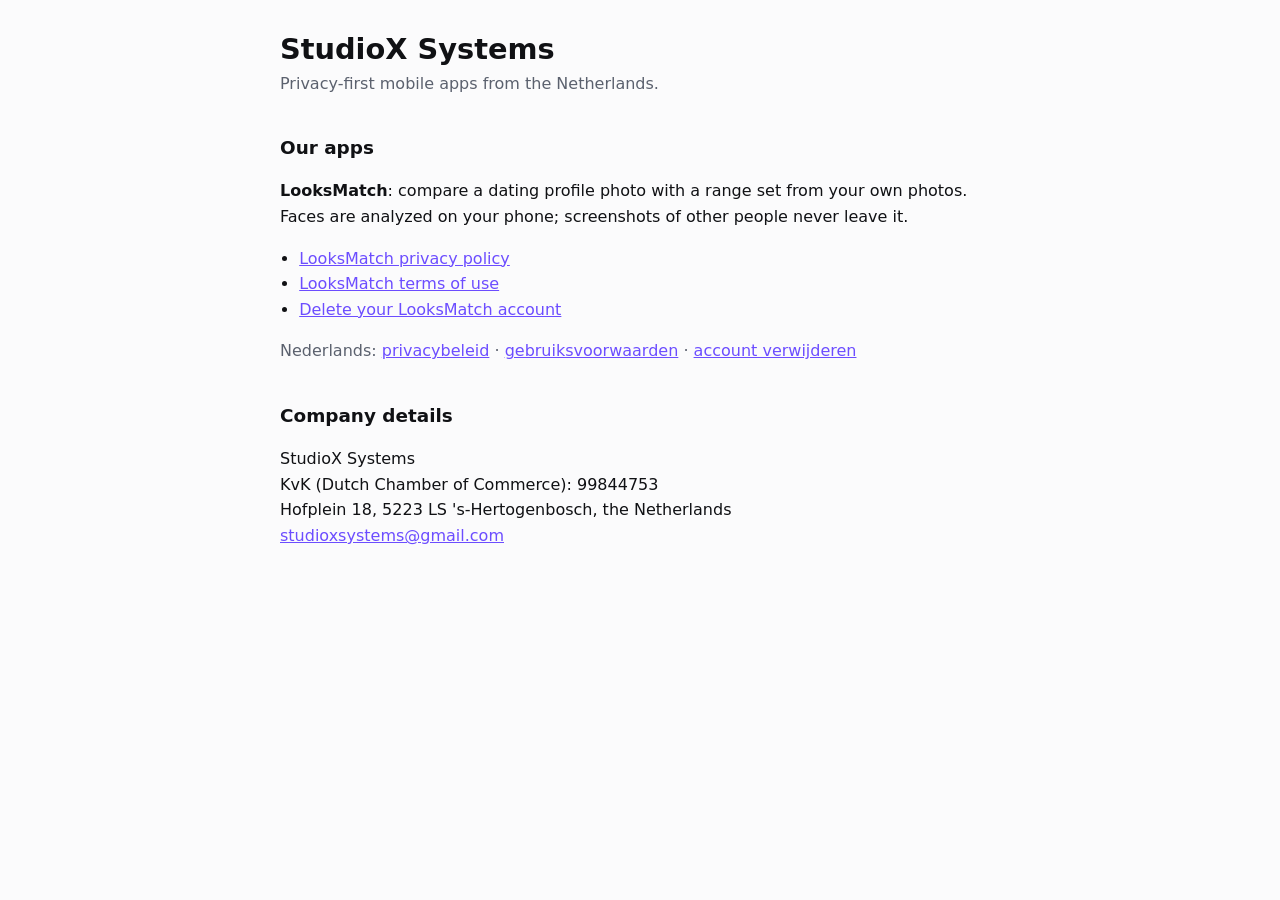
<file: index.html>
<!doctype html>
<html lang="en">
<head>
<meta charset="utf-8">
<meta name="viewport" content="width=device-width, initial-scale=1">
<title>StudioX Systems</title>
<meta name="description" content="StudioX Systems builds privacy-first mobile apps, including LooksMatch.">
<link rel="stylesheet" href="style.css">
</head>
<body>
<main>
<h1>StudioX Systems</h1>
<p class="meta">Privacy-first mobile apps from the Netherlands.</p>

<h2>Our apps</h2>
<p><strong>LooksMatch</strong>: compare a dating profile photo with a range set from your own photos. Faces are analyzed on your phone; screenshots of other people never leave it.</p>
<ul>
  <li><a href="looksmatch/privacy.html">LooksMatch privacy policy</a></li>
  <li><a href="looksmatch/terms.html">LooksMatch terms of use</a></li>
  <li><a href="looksmatch/delete-account.html">Delete your LooksMatch account</a></li>
</ul>
<p class="meta">Nederlands: <a href="looksmatch/privacy-nl.html">privacybeleid</a> · <a href="looksmatch/terms-nl.html">gebruiksvoorwaarden</a> · <a href="looksmatch/delete-account-nl.html">account verwijderen</a></p>

<h2>Company details</h2>
<p>StudioX Systems<br>
KvK (Dutch Chamber of Commerce): 99844753<br>
Hofplein 18, 5223 LS 's-Hertogenbosch, the Netherlands<br>
<a href="mailto:studioxsystems@gmail.com">studioxsystems@gmail.com</a></p>
</main>
</body>
</html>
</file>
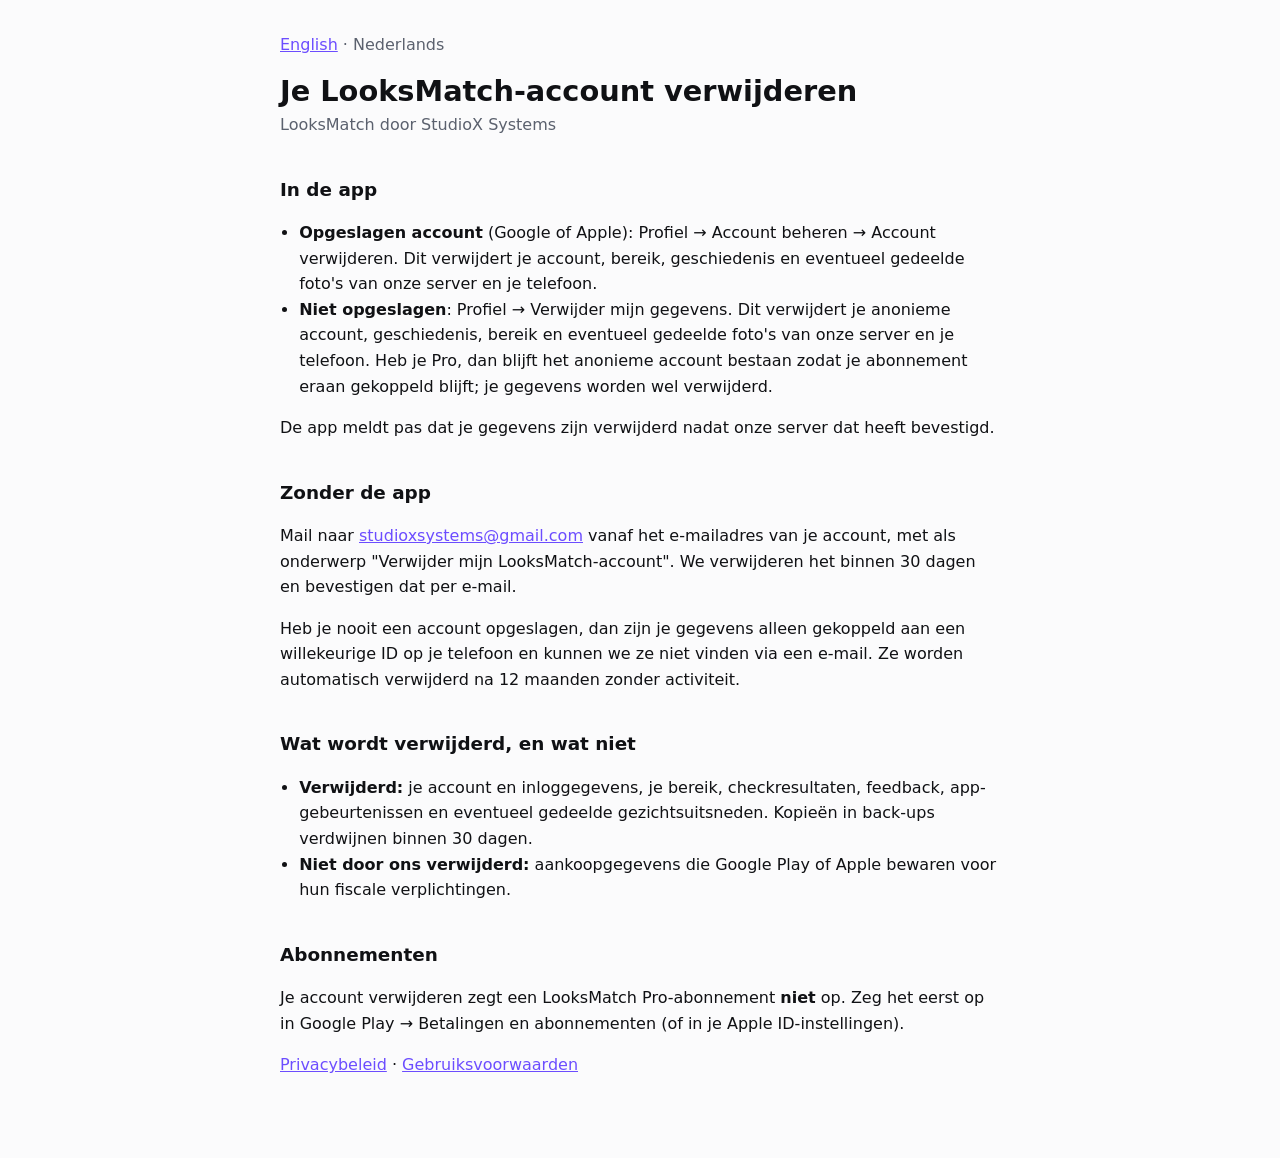
<file: looksmatch/delete-account-nl.html>
<!doctype html>
<html lang="nl">
<head>
<meta charset="utf-8">
<meta name="viewport" content="width=device-width, initial-scale=1">
<title>Account verwijderen – LooksMatch</title>
<link rel="stylesheet" href="../style.css">
</head>
<body>
<main>
<p class="meta"><a href="delete-account.html">English</a> · Nederlands</p>
<h1>Je LooksMatch-account verwijderen</h1>
<p class="meta">LooksMatch door StudioX Systems</p>

<h2>In de app</h2>
<ul>
  <li><strong>Opgeslagen account</strong> (Google of Apple): Profiel → Account beheren → Account verwijderen. Dit verwijdert je account, bereik, geschiedenis en eventueel gedeelde foto's van onze server en je telefoon.</li>
  <li><strong>Niet opgeslagen</strong>: Profiel → Verwijder mijn gegevens. Dit verwijdert je anonieme account, geschiedenis, bereik en eventueel gedeelde foto's van onze server en je telefoon. Heb je Pro, dan blijft het anonieme account bestaan zodat je abonnement eraan gekoppeld blijft; je gegevens worden wel verwijderd.</li>
</ul>
<p>De app meldt pas dat je gegevens zijn verwijderd nadat onze server dat heeft bevestigd.</p>

<h2>Zonder de app</h2>
<p>Mail naar <a href="mailto:studioxsystems@gmail.com?subject=Verwijder%20mijn%20LooksMatch-account">studioxsystems@gmail.com</a> vanaf het e-mailadres van je account, met als onderwerp "Verwijder mijn LooksMatch-account". We verwijderen het binnen 30 dagen en bevestigen dat per e-mail.</p>
<p>Heb je nooit een account opgeslagen, dan zijn je gegevens alleen gekoppeld aan een willekeurige ID op je telefoon en kunnen we ze niet vinden via een e-mail. Ze worden automatisch verwijderd na 12 maanden zonder activiteit.</p>

<h2>Wat wordt verwijderd, en wat niet</h2>
<ul>
  <li><strong>Verwijderd:</strong> je account en inloggegevens, je bereik, checkresultaten, feedback, app-gebeurtenissen en eventueel gedeelde gezichtsuitsneden. Kopieën in back-ups verdwijnen binnen 30 dagen.</li>
  <li><strong>Niet door ons verwijderd:</strong> aankoopgegevens die Google Play of Apple bewaren voor hun fiscale verplichtingen.</li>
</ul>

<h2>Abonnementen</h2>
<p>Je account verwijderen zegt een LooksMatch Pro-abonnement <strong>niet</strong> op. Zeg het eerst op in Google Play → Betalingen en abonnementen (of in je Apple ID-instellingen).</p>

<p><a href="privacy-nl.html">Privacybeleid</a> · <a href="terms-nl.html">Gebruiksvoorwaarden</a></p>
</main>
</body>
</html>
</file>
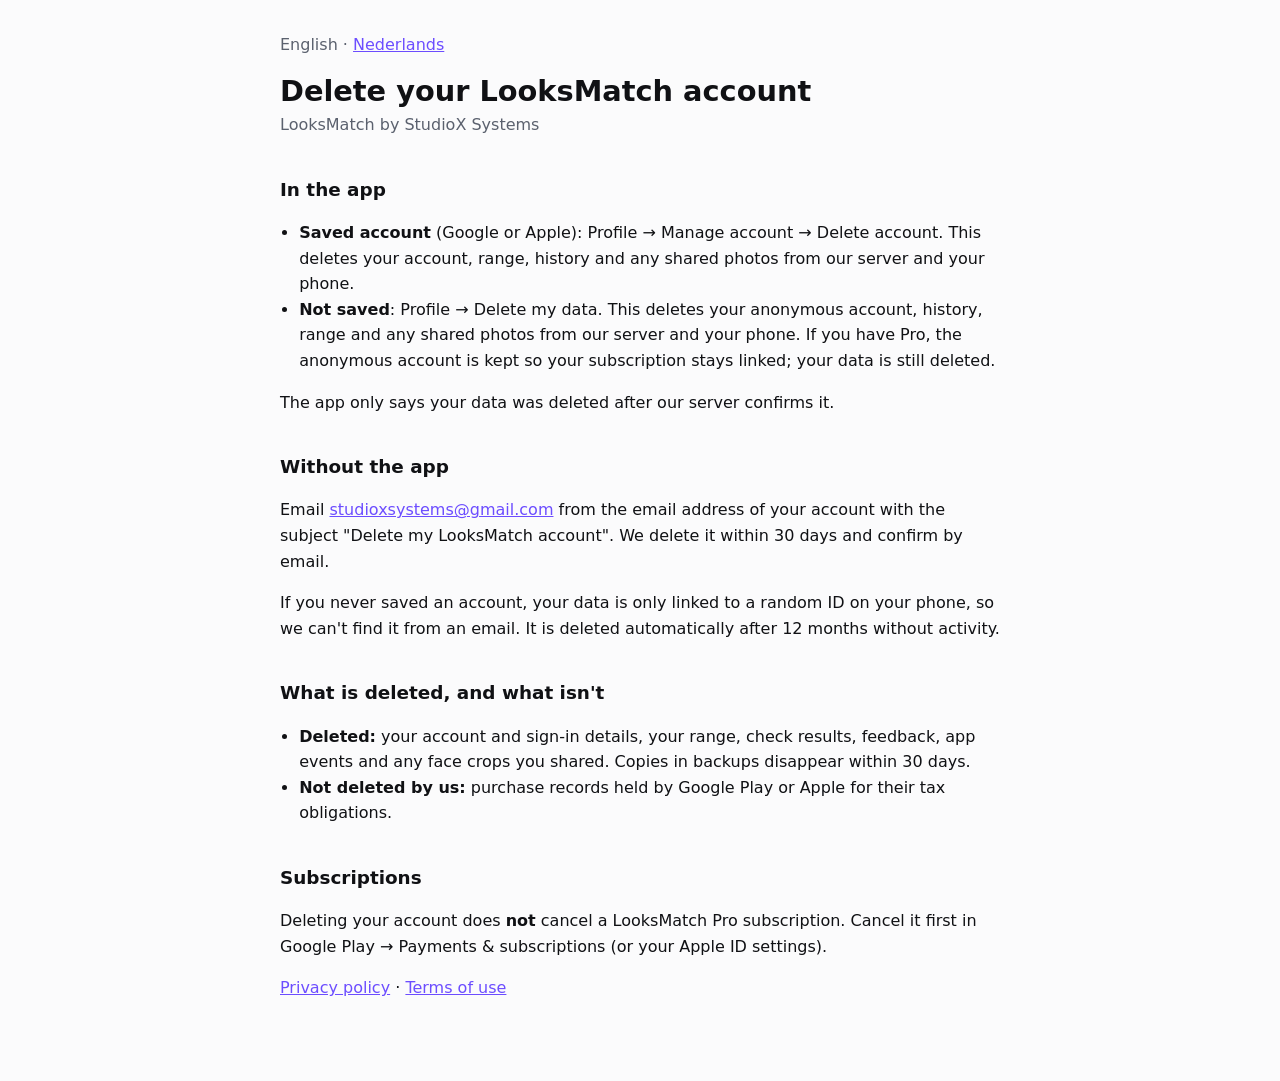
<file: looksmatch/delete-account.html>
<!doctype html>
<html lang="en">
<head>
<meta charset="utf-8">
<meta name="viewport" content="width=device-width, initial-scale=1">
<title>Delete your account – LooksMatch</title>
<link rel="stylesheet" href="../style.css">
</head>
<body>
<main>
<p class="meta">English · <a href="delete-account-nl.html">Nederlands</a></p>
<h1>Delete your LooksMatch account</h1>
<p class="meta">LooksMatch by StudioX Systems</p>

<h2>In the app</h2>
<ul>
  <li><strong>Saved account</strong> (Google or Apple): Profile → Manage account → Delete account. This deletes your account, range, history and any shared photos from our server and your phone.</li>
  <li><strong>Not saved</strong>: Profile → Delete my data. This deletes your anonymous account, history, range and any shared photos from our server and your phone. If you have Pro, the anonymous account is kept so your subscription stays linked; your data is still deleted.</li>
</ul>
<p>The app only says your data was deleted after our server confirms it.</p>

<h2>Without the app</h2>
<p>Email <a href="mailto:studioxsystems@gmail.com?subject=Delete%20my%20LooksMatch%20account">studioxsystems@gmail.com</a> from the email address of your account with the subject "Delete my LooksMatch account". We delete it within 30 days and confirm by email.</p>
<p>If you never saved an account, your data is only linked to a random ID on your phone, so we can't find it from an email. It is deleted automatically after 12 months without activity.</p>

<h2>What is deleted, and what isn't</h2>
<ul>
  <li><strong>Deleted:</strong> your account and sign-in details, your range, check results, feedback, app events and any face crops you shared. Copies in backups disappear within 30 days.</li>
  <li><strong>Not deleted by us:</strong> purchase records held by Google Play or Apple for their tax obligations.</li>
</ul>

<h2>Subscriptions</h2>
<p>Deleting your account does <strong>not</strong> cancel a LooksMatch Pro subscription. Cancel it first in Google Play → Payments &amp; subscriptions (or your Apple ID settings).</p>

<p><a href="privacy.html">Privacy policy</a> · <a href="terms.html">Terms of use</a></p>
</main>
</body>
</html>
</file>
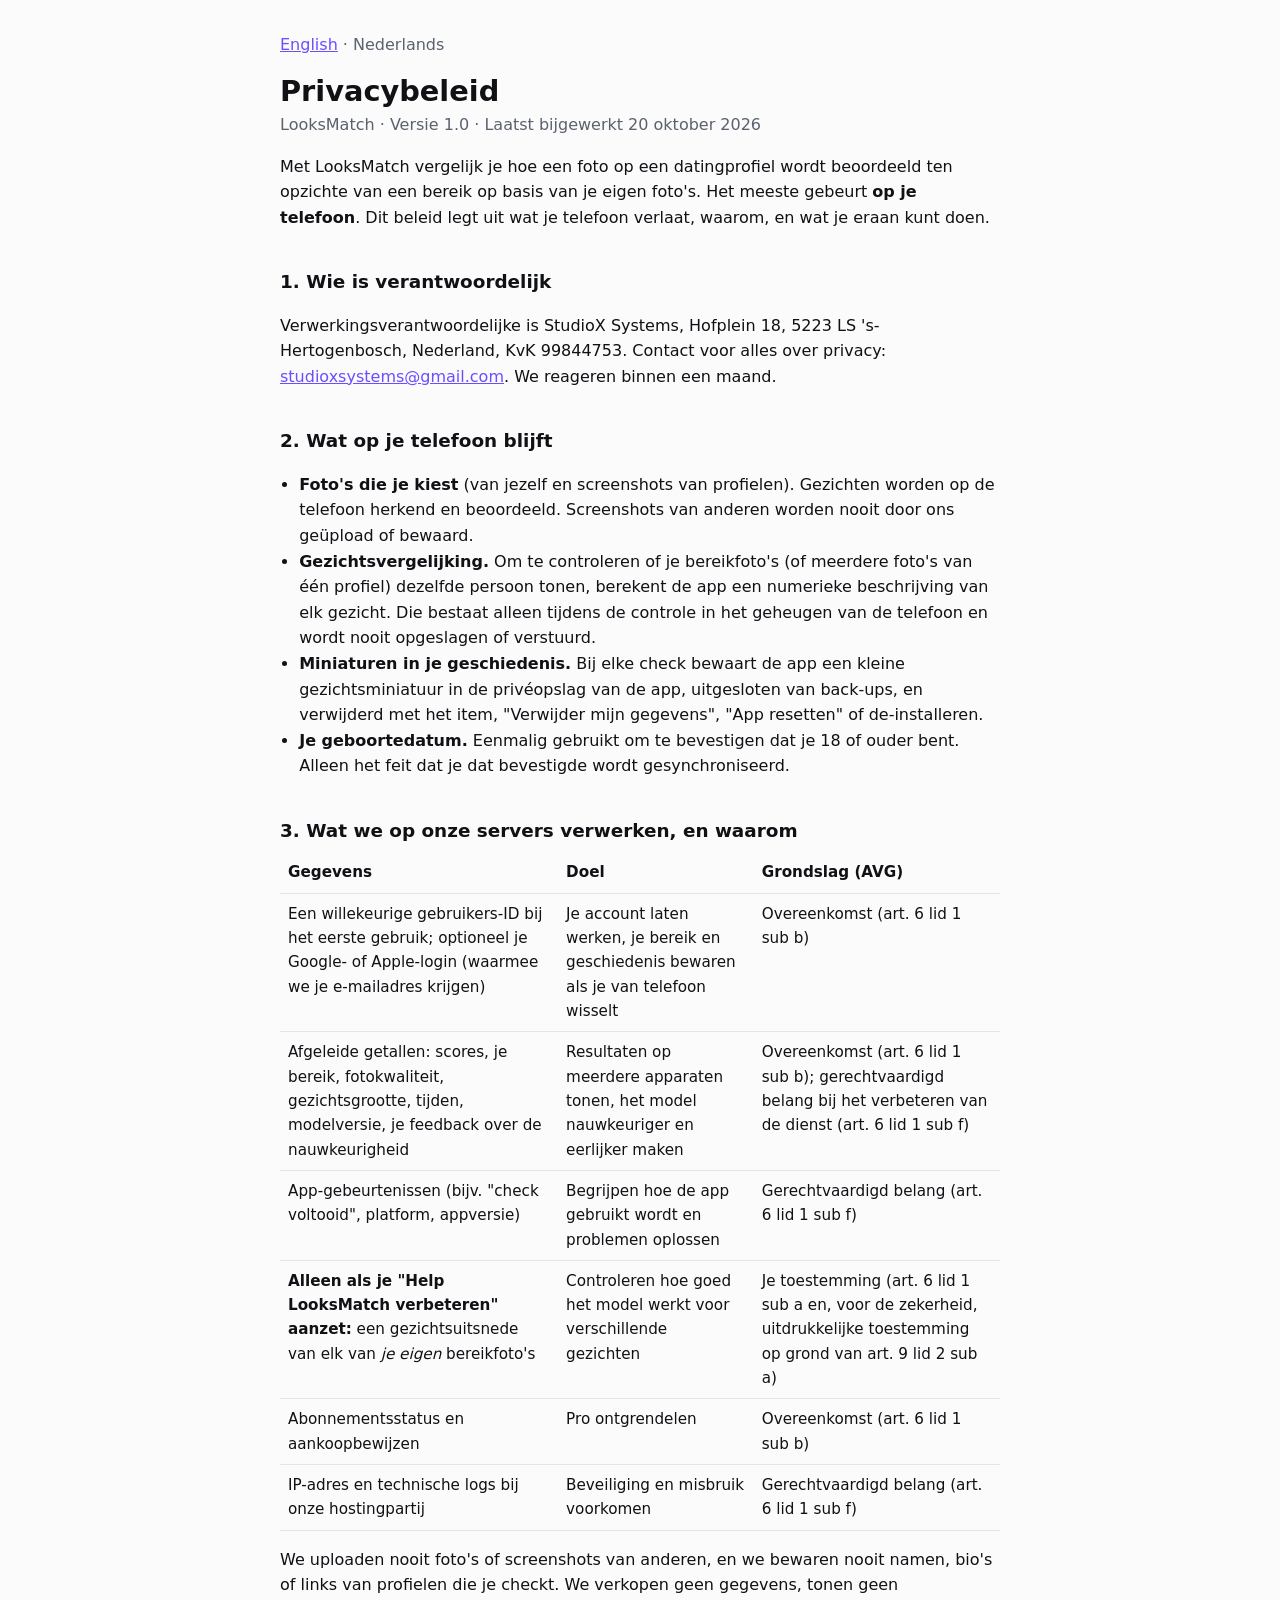
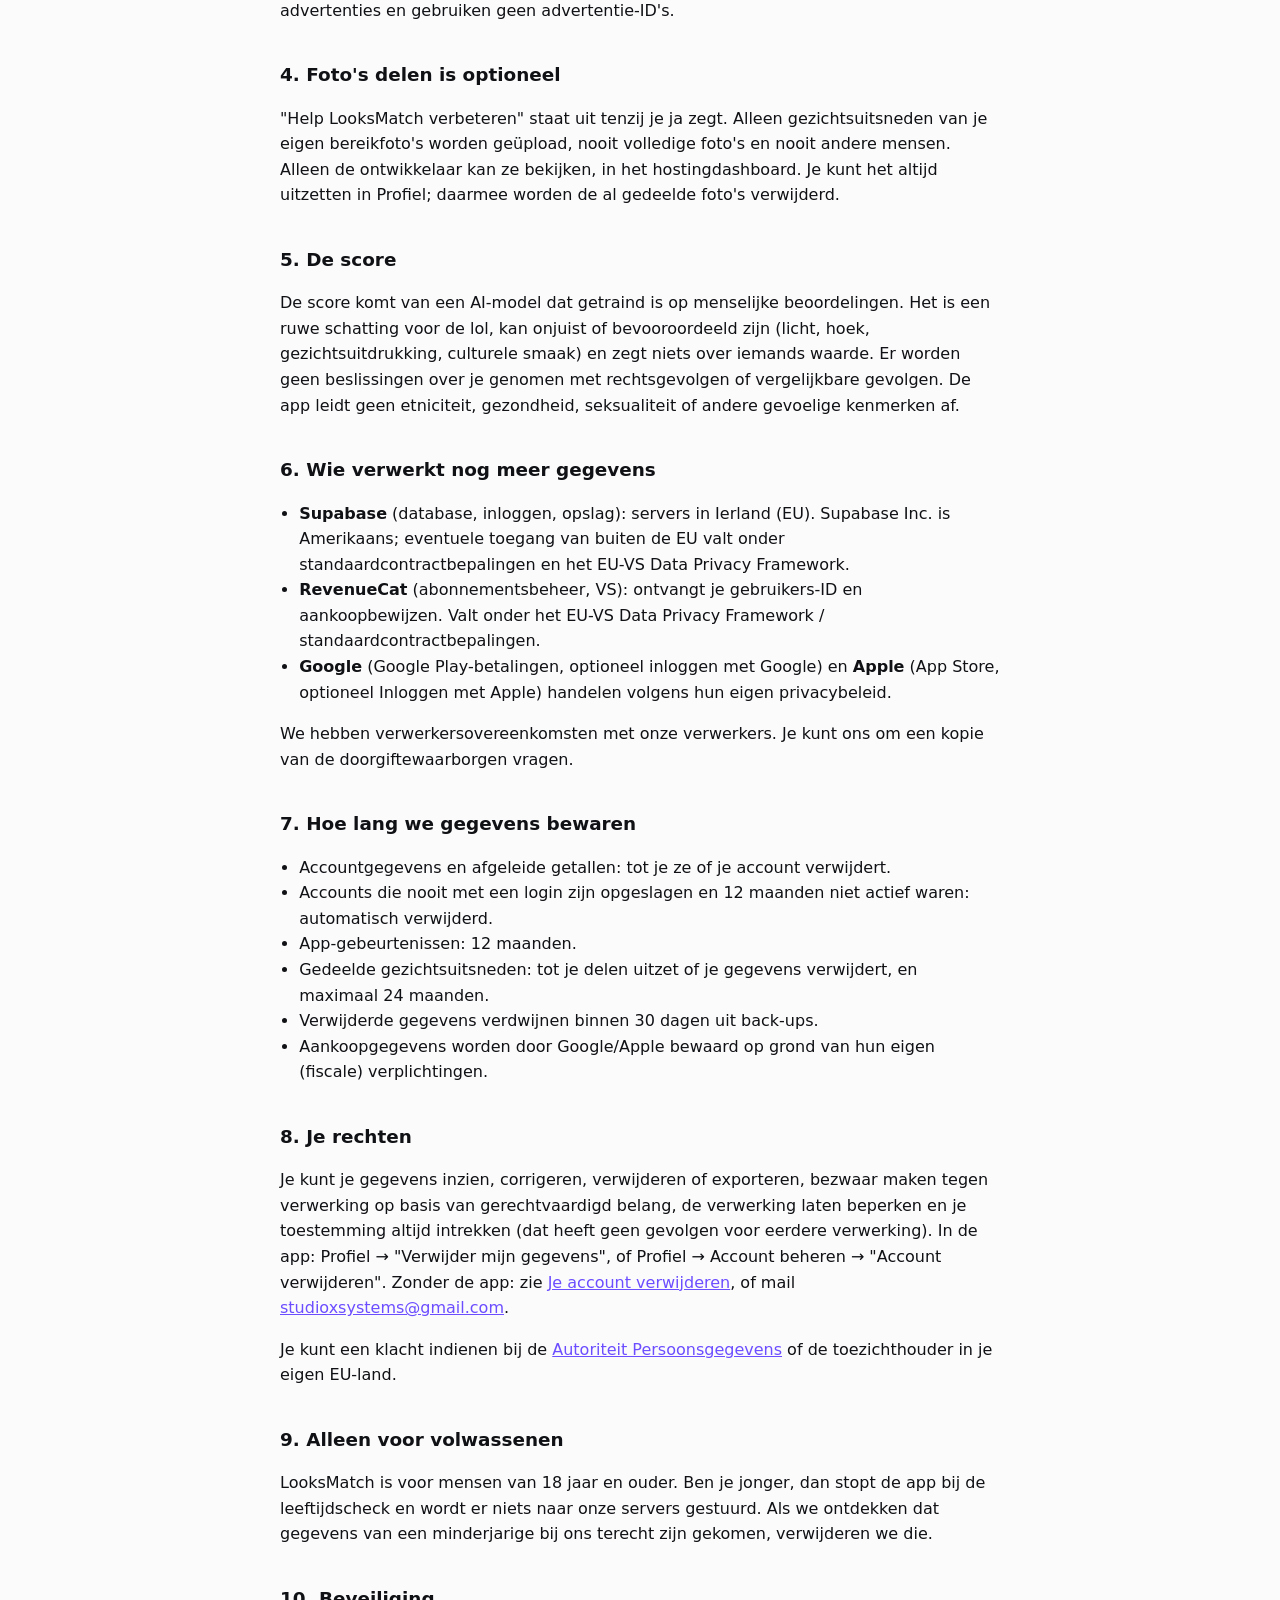
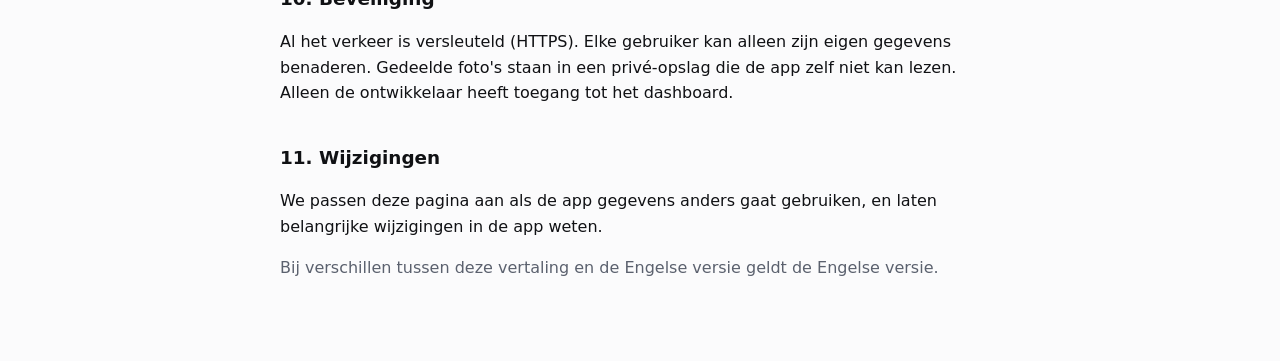
<file: looksmatch/privacy-nl.html>
<!doctype html>
<html lang="nl">
<head>
<meta charset="utf-8">
<meta name="viewport" content="width=device-width, initial-scale=1">
<title>Privacybeleid – LooksMatch</title>
<link rel="stylesheet" href="../style.css">
</head>
<body>
<main>
<p class="meta"><a href="privacy.html">English</a> · Nederlands</p>
<h1>Privacybeleid</h1>
<p class="meta">LooksMatch · Versie 1.0 · Laatst bijgewerkt 20 oktober 2026</p>

<p>Met LooksMatch vergelijk je hoe een foto op een datingprofiel wordt beoordeeld ten opzichte van een bereik op basis van je eigen foto's. Het meeste gebeurt <strong>op je telefoon</strong>. Dit beleid legt uit wat je telefoon verlaat, waarom, en wat je eraan kunt doen.</p>

<h2>1. Wie is verantwoordelijk</h2>
<p>Verwerkingsverantwoordelijke is StudioX Systems, Hofplein 18, 5223 LS 's-Hertogenbosch, Nederland, KvK 99844753. Contact voor alles over privacy: <a href="mailto:studioxsystems@gmail.com">studioxsystems@gmail.com</a>. We reageren binnen een maand.</p>

<h2>2. Wat op je telefoon blijft</h2>
<ul>
  <li><strong>Foto's die je kiest</strong> (van jezelf en screenshots van profielen). Gezichten worden op de telefoon herkend en beoordeeld. Screenshots van anderen worden nooit door ons geüpload of bewaard.</li>
  <li><strong>Gezichtsvergelijking.</strong> Om te controleren of je bereikfoto's (of meerdere foto's van één profiel) dezelfde persoon tonen, berekent de app een numerieke beschrijving van elk gezicht. Die bestaat alleen tijdens de controle in het geheugen van de telefoon en wordt nooit opgeslagen of verstuurd.</li>
  <li><strong>Miniaturen in je geschiedenis.</strong> Bij elke check bewaart de app een kleine gezichtsminiatuur in de privéopslag van de app, uitgesloten van back-ups, en verwijderd met het item, "Verwijder mijn gegevens", "App resetten" of de-installeren.</li>
  <li><strong>Je geboortedatum.</strong> Eenmalig gebruikt om te bevestigen dat je 18 of ouder bent. Alleen het feit dat je dat bevestigde wordt gesynchroniseerd.</li>
</ul>

<h2>3. Wat we op onze servers verwerken, en waarom</h2>
<table>
  <tr><th>Gegevens</th><th>Doel</th><th>Grondslag (AVG)</th></tr>
  <tr><td>Een willekeurige gebruikers-ID bij het eerste gebruik; optioneel je Google- of Apple-login (waarmee we je e-mailadres krijgen)</td><td>Je account laten werken, je bereik en geschiedenis bewaren als je van telefoon wisselt</td><td>Overeenkomst (art. 6 lid 1 sub b)</td></tr>
  <tr><td>Afgeleide getallen: scores, je bereik, fotokwaliteit, gezichtsgrootte, tijden, modelversie, je feedback over de nauwkeurigheid</td><td>Resultaten op meerdere apparaten tonen, het model nauwkeuriger en eerlijker maken</td><td>Overeenkomst (art. 6 lid 1 sub b); gerechtvaardigd belang bij het verbeteren van de dienst (art. 6 lid 1 sub f)</td></tr>
  <tr><td>App-gebeurtenissen (bijv. "check voltooid", platform, appversie)</td><td>Begrijpen hoe de app gebruikt wordt en problemen oplossen</td><td>Gerechtvaardigd belang (art. 6 lid 1 sub f)</td></tr>
  <tr><td><strong>Alleen als je "Help LooksMatch verbeteren" aanzet:</strong> een gezichtsuitsnede van elk van <em>je eigen</em> bereikfoto's</td><td>Controleren hoe goed het model werkt voor verschillende gezichten</td><td>Je toestemming (art. 6 lid 1 sub a en, voor de zekerheid, uitdrukkelijke toestemming op grond van art. 9 lid 2 sub a)</td></tr>
  <tr><td>Abonnementsstatus en aankoopbewijzen</td><td>Pro ontgrendelen</td><td>Overeenkomst (art. 6 lid 1 sub b)</td></tr>
  <tr><td>IP-adres en technische logs bij onze hostingpartij</td><td>Beveiliging en misbruik voorkomen</td><td>Gerechtvaardigd belang (art. 6 lid 1 sub f)</td></tr>
</table>
<p>We uploaden nooit foto's of screenshots van anderen, en we bewaren nooit namen, bio's of links van profielen die je checkt. We verkopen geen gegevens, tonen geen advertenties en gebruiken geen advertentie-ID's.</p>

<h2>4. Foto's delen is optioneel</h2>
<p>"Help LooksMatch verbeteren" staat uit tenzij je ja zegt. Alleen gezichtsuitsneden van je eigen bereikfoto's worden geüpload, nooit volledige foto's en nooit andere mensen. Alleen de ontwikkelaar kan ze bekijken, in het hostingdashboard. Je kunt het altijd uitzetten in Profiel; daarmee worden de al gedeelde foto's verwijderd.</p>

<h2>5. De score</h2>
<p>De score komt van een AI-model dat getraind is op menselijke beoordelingen. Het is een ruwe schatting voor de lol, kan onjuist of bevooroordeeld zijn (licht, hoek, gezichtsuitdrukking, culturele smaak) en zegt niets over iemands waarde. Er worden geen beslissingen over je genomen met rechtsgevolgen of vergelijkbare gevolgen. De app leidt geen etniciteit, gezondheid, seksualiteit of andere gevoelige kenmerken af.</p>

<h2>6. Wie verwerkt nog meer gegevens</h2>
<ul>
  <li><strong>Supabase</strong> (database, inloggen, opslag): servers in Ierland (EU). Supabase Inc. is Amerikaans; eventuele toegang van buiten de EU valt onder standaardcontractbepalingen en het EU-VS Data Privacy Framework.</li>
  <li><strong>RevenueCat</strong> (abonnementsbeheer, VS): ontvangt je gebruikers-ID en aankoopbewijzen. Valt onder het EU-VS Data Privacy Framework / standaardcontractbepalingen.</li>
  <li><strong>Google</strong> (Google Play-betalingen, optioneel inloggen met Google) en <strong>Apple</strong> (App Store, optioneel Inloggen met Apple) handelen volgens hun eigen privacybeleid.</li>
</ul>
<p>We hebben verwerkersovereenkomsten met onze verwerkers. Je kunt ons om een kopie van de doorgiftewaarborgen vragen.</p>

<h2>7. Hoe lang we gegevens bewaren</h2>
<ul>
  <li>Accountgegevens en afgeleide getallen: tot je ze of je account verwijdert.</li>
  <li>Accounts die nooit met een login zijn opgeslagen en 12 maanden niet actief waren: automatisch verwijderd.</li>
  <li>App-gebeurtenissen: 12 maanden.</li>
  <li>Gedeelde gezichtsuitsneden: tot je delen uitzet of je gegevens verwijdert, en maximaal 24 maanden.</li>
  <li>Verwijderde gegevens verdwijnen binnen 30 dagen uit back-ups.</li>
  <li>Aankoopgegevens worden door Google/Apple bewaard op grond van hun eigen (fiscale) verplichtingen.</li>
</ul>

<h2>8. Je rechten</h2>
<p>Je kunt je gegevens inzien, corrigeren, verwijderen of exporteren, bezwaar maken tegen verwerking op basis van gerechtvaardigd belang, de verwerking laten beperken en je toestemming altijd intrekken (dat heeft geen gevolgen voor eerdere verwerking). In de app: Profiel → "Verwijder mijn gegevens", of Profiel → Account beheren → "Account verwijderen". Zonder de app: zie <a href="delete-account-nl.html">Je account verwijderen</a>, of mail <a href="mailto:studioxsystems@gmail.com">studioxsystems@gmail.com</a>.</p>
<p>Je kunt een klacht indienen bij de <a href="https://autoriteitpersoonsgegevens.nl">Autoriteit Persoonsgegevens</a> of de toezichthouder in je eigen EU-land.</p>

<h2>9. Alleen voor volwassenen</h2>
<p>LooksMatch is voor mensen van 18 jaar en ouder. Ben je jonger, dan stopt de app bij de leeftijdscheck en wordt er niets naar onze servers gestuurd. Als we ontdekken dat gegevens van een minderjarige bij ons terecht zijn gekomen, verwijderen we die.</p>

<h2>10. Beveiliging</h2>
<p>Al het verkeer is versleuteld (HTTPS). Elke gebruiker kan alleen zijn eigen gegevens benaderen. Gedeelde foto's staan in een privé-opslag die de app zelf niet kan lezen. Alleen de ontwikkelaar heeft toegang tot het dashboard.</p>

<h2>11. Wijzigingen</h2>
<p>We passen deze pagina aan als de app gegevens anders gaat gebruiken, en laten belangrijke wijzigingen in de app weten.</p>
<p class="meta">Bij verschillen tussen deze vertaling en de Engelse versie geldt de Engelse versie.</p>
</main>
</body>
</html>
</file>
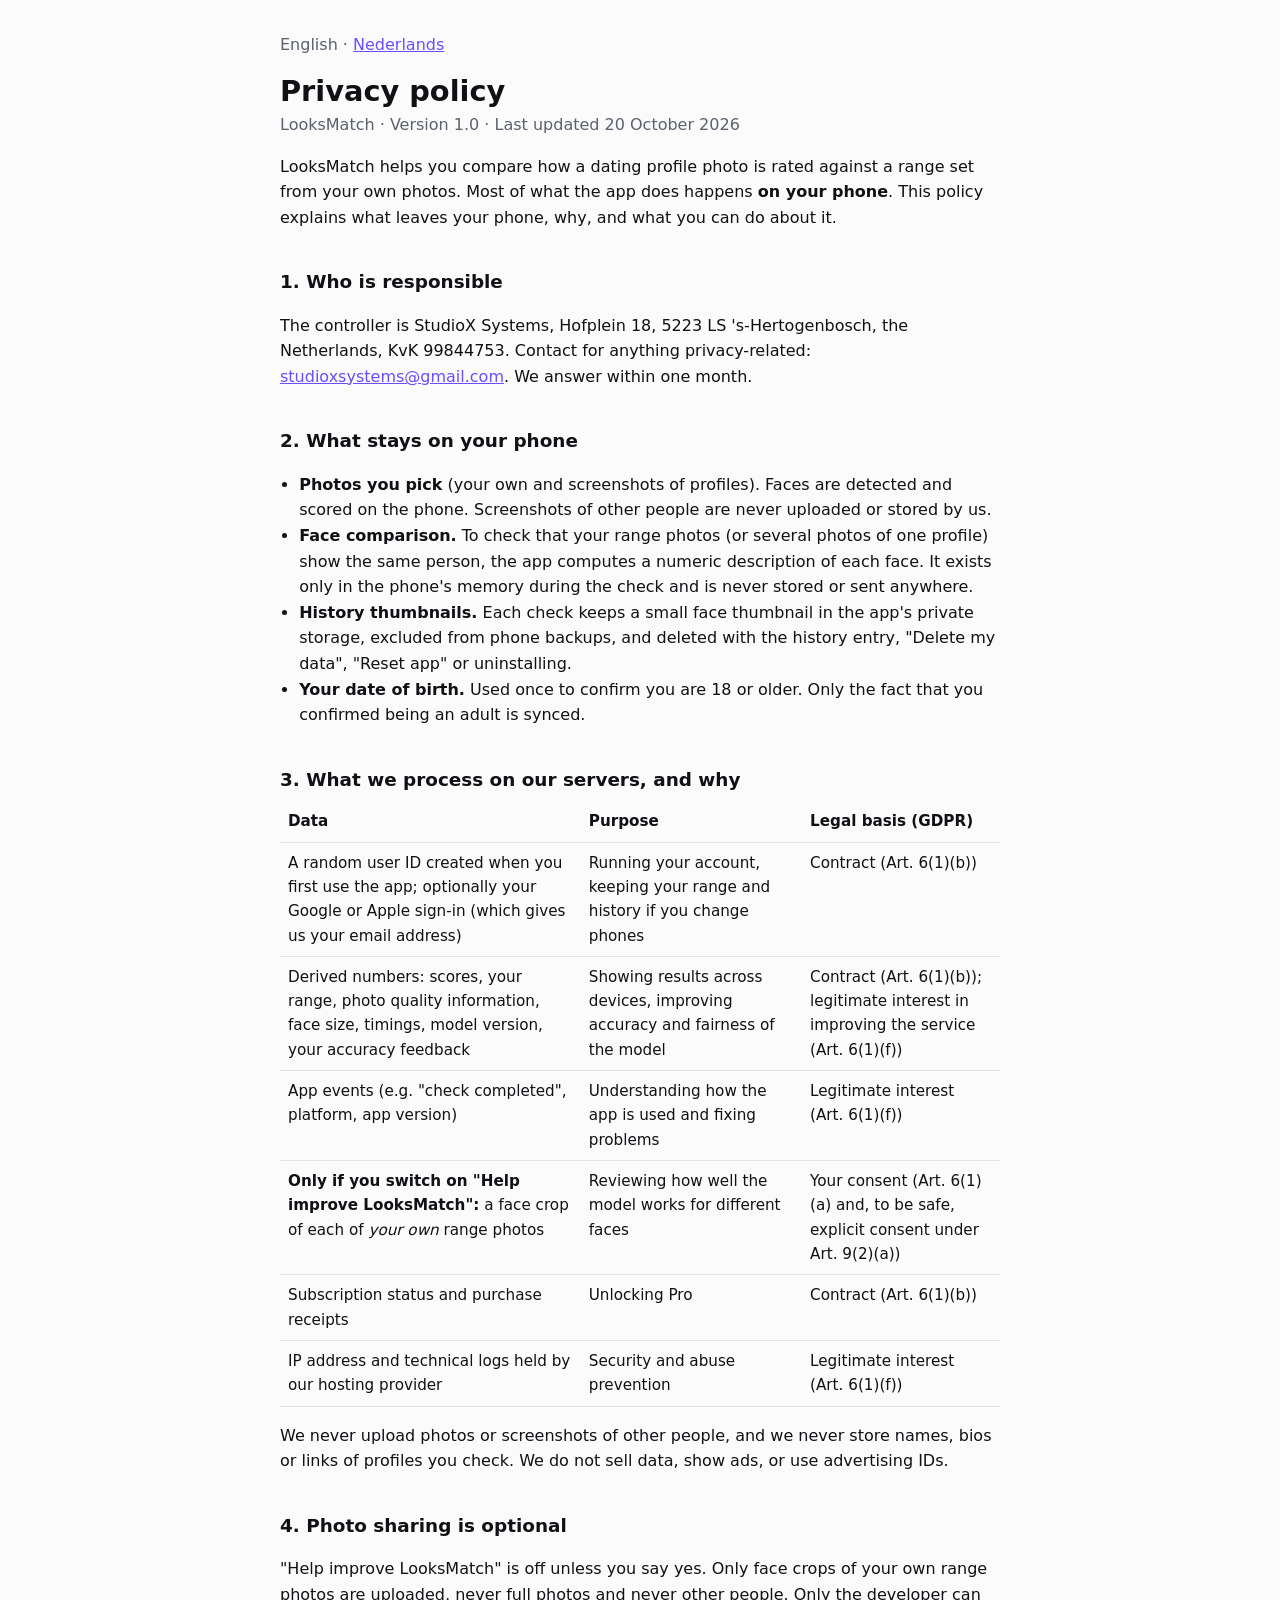
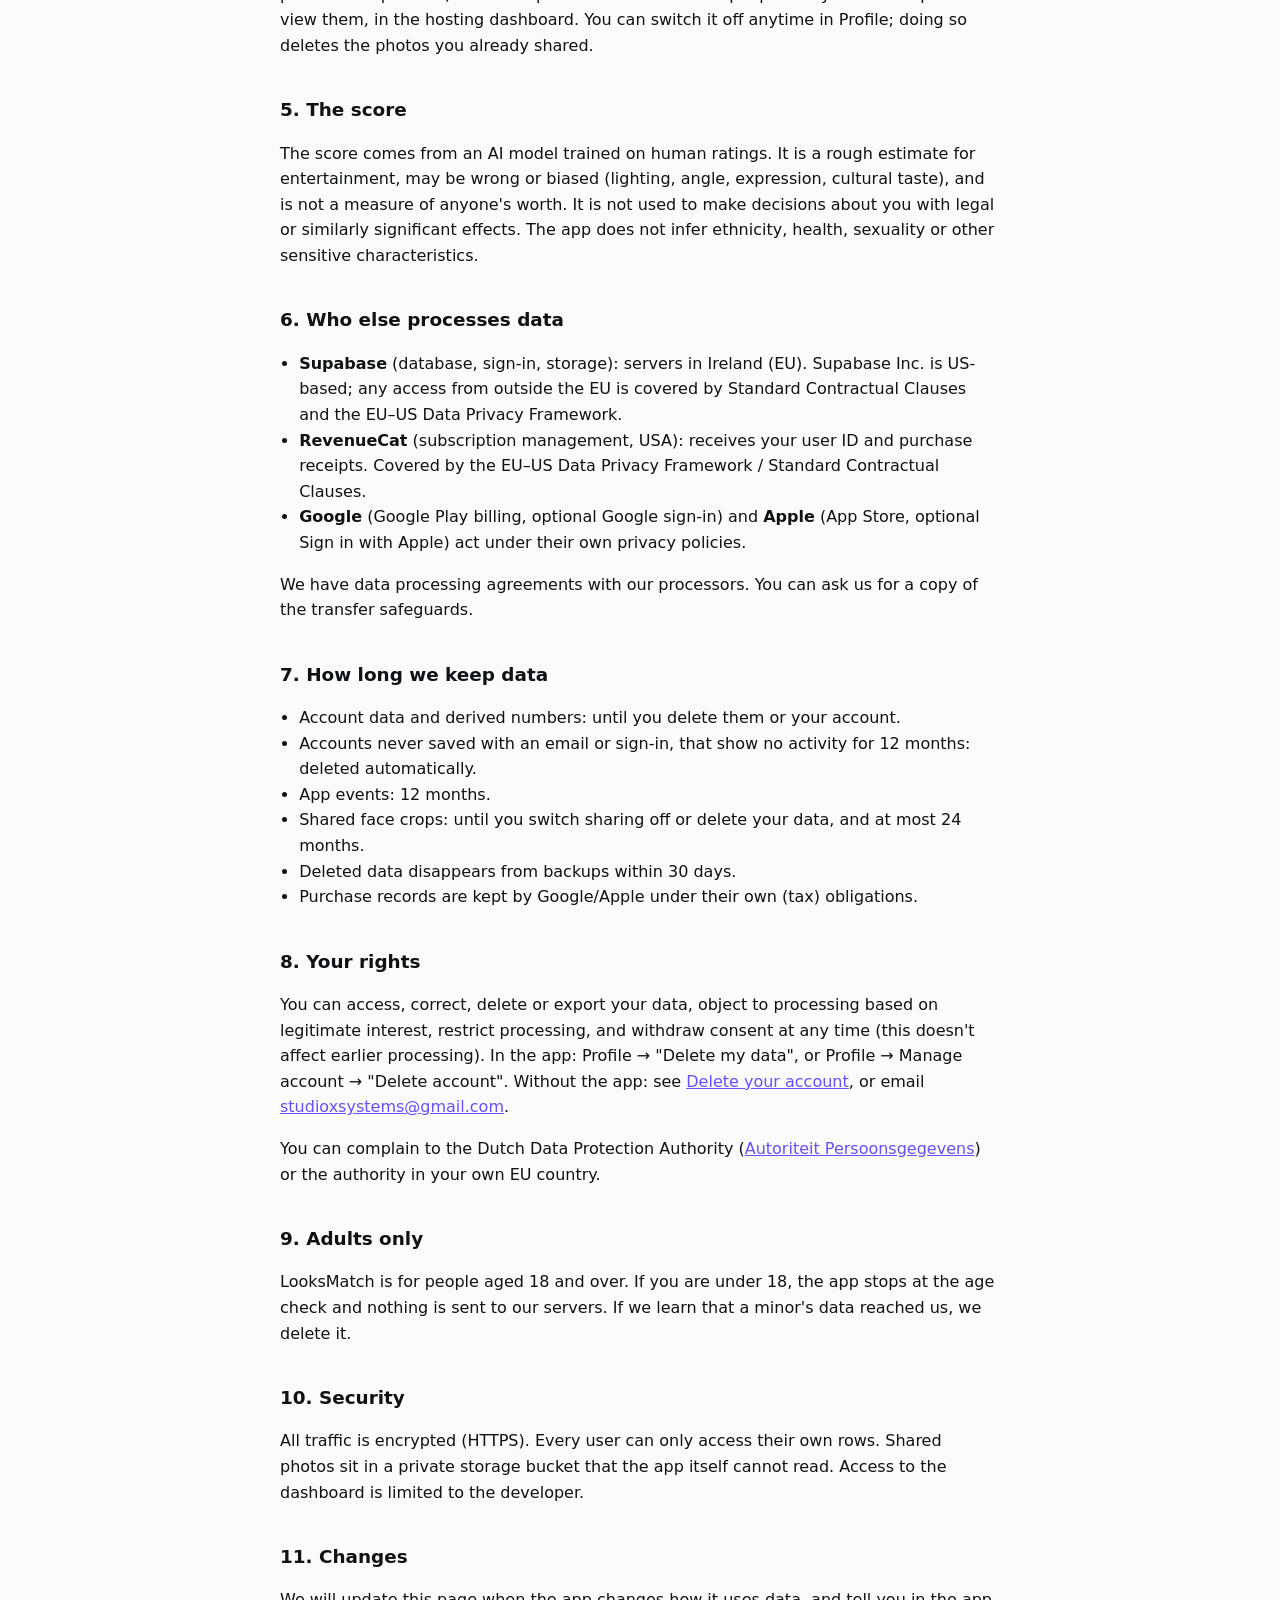
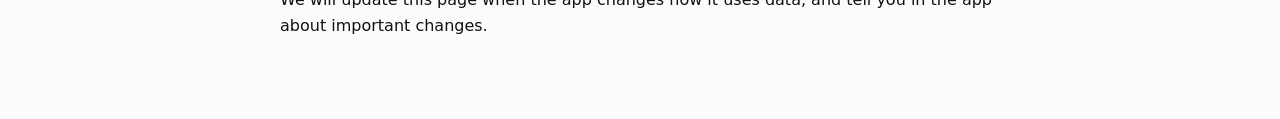
<file: looksmatch/privacy.html>
<!doctype html>
<html lang="en">
<head>
<meta charset="utf-8">
<meta name="viewport" content="width=device-width, initial-scale=1">
<title>Privacy policy – LooksMatch</title>
<link rel="stylesheet" href="../style.css">
</head>
<body>
<main>
<p class="meta">English · <a href="privacy-nl.html">Nederlands</a></p>
<h1>Privacy policy</h1>
<p class="meta">LooksMatch · Version 1.0 · Last updated 20 October 2026</p>

<p>LooksMatch helps you compare how a dating profile photo is rated against a range set from your own photos. Most of what the app does happens <strong>on your phone</strong>. This policy explains what leaves your phone, why, and what you can do about it.</p>

<h2>1. Who is responsible</h2>
<p>The controller is StudioX Systems, Hofplein 18, 5223 LS 's-Hertogenbosch, the Netherlands, KvK 99844753. Contact for anything privacy-related: <a href="mailto:studioxsystems@gmail.com">studioxsystems@gmail.com</a>. We answer within one month.</p>

<h2>2. What stays on your phone</h2>
<ul>
  <li><strong>Photos you pick</strong> (your own and screenshots of profiles). Faces are detected and scored on the phone. Screenshots of other people are never uploaded or stored by us.</li>
  <li><strong>Face comparison.</strong> To check that your range photos (or several photos of one profile) show the same person, the app computes a numeric description of each face. It exists only in the phone's memory during the check and is never stored or sent anywhere.</li>
  <li><strong>History thumbnails.</strong> Each check keeps a small face thumbnail in the app's private storage, excluded from phone backups, and deleted with the history entry, "Delete my data", "Reset app" or uninstalling.</li>
  <li><strong>Your date of birth.</strong> Used once to confirm you are 18 or older. Only the fact that you confirmed being an adult is synced.</li>
</ul>

<h2>3. What we process on our servers, and why</h2>
<table>
  <tr><th>Data</th><th>Purpose</th><th>Legal basis (GDPR)</th></tr>
  <tr><td>A random user ID created when you first use the app; optionally your Google or Apple sign-in (which gives us your email address)</td><td>Running your account, keeping your range and history if you change phones</td><td>Contract (Art. 6(1)(b))</td></tr>
  <tr><td>Derived numbers: scores, your range, photo quality information, face size, timings, model version, your accuracy feedback</td><td>Showing results across devices, improving accuracy and fairness of the model</td><td>Contract (Art. 6(1)(b)); legitimate interest in improving the service (Art. 6(1)(f))</td></tr>
  <tr><td>App events (e.g. "check completed", platform, app version)</td><td>Understanding how the app is used and fixing problems</td><td>Legitimate interest (Art. 6(1)(f))</td></tr>
  <tr><td><strong>Only if you switch on "Help improve LooksMatch":</strong> a face crop of each of <em>your own</em> range photos</td><td>Reviewing how well the model works for different faces</td><td>Your consent (Art. 6(1)(a) and, to be safe, explicit consent under Art. 9(2)(a))</td></tr>
  <tr><td>Subscription status and purchase receipts</td><td>Unlocking Pro</td><td>Contract (Art. 6(1)(b))</td></tr>
  <tr><td>IP address and technical logs held by our hosting provider</td><td>Security and abuse prevention</td><td>Legitimate interest (Art. 6(1)(f))</td></tr>
</table>
<p>We never upload photos or screenshots of other people, and we never store names, bios or links of profiles you check. We do not sell data, show ads, or use advertising IDs.</p>

<h2>4. Photo sharing is optional</h2>
<p>"Help improve LooksMatch" is off unless you say yes. Only face crops of your own range photos are uploaded, never full photos and never other people. Only the developer can view them, in the hosting dashboard. You can switch it off anytime in Profile; doing so deletes the photos you already shared.</p>

<h2>5. The score</h2>
<p>The score comes from an AI model trained on human ratings. It is a rough estimate for entertainment, may be wrong or biased (lighting, angle, expression, cultural taste), and is not a measure of anyone's worth. It is not used to make decisions about you with legal or similarly significant effects. The app does not infer ethnicity, health, sexuality or other sensitive characteristics.</p>

<h2>6. Who else processes data</h2>
<ul>
  <li><strong>Supabase</strong> (database, sign-in, storage): servers in Ireland (EU). Supabase Inc. is US-based; any access from outside the EU is covered by Standard Contractual Clauses and the EU–US Data Privacy Framework.</li>
  <li><strong>RevenueCat</strong> (subscription management, USA): receives your user ID and purchase receipts. Covered by the EU–US Data Privacy Framework / Standard Contractual Clauses.</li>
  <li><strong>Google</strong> (Google Play billing, optional Google sign-in) and <strong>Apple</strong> (App Store, optional Sign in with Apple) act under their own privacy policies.</li>
</ul>
<p>We have data processing agreements with our processors. You can ask us for a copy of the transfer safeguards.</p>

<h2>7. How long we keep data</h2>
<ul>
  <li>Account data and derived numbers: until you delete them or your account.</li>
  <li>Accounts never saved with an email or sign-in, that show no activity for 12 months: deleted automatically.</li>
  <li>App events: 12 months.</li>
  <li>Shared face crops: until you switch sharing off or delete your data, and at most 24 months.</li>
  <li>Deleted data disappears from backups within 30 days.</li>
  <li>Purchase records are kept by Google/Apple under their own (tax) obligations.</li>
</ul>

<h2>8. Your rights</h2>
<p>You can access, correct, delete or export your data, object to processing based on legitimate interest, restrict processing, and withdraw consent at any time (this doesn't affect earlier processing). In the app: Profile → "Delete my data", or Profile → Manage account → "Delete account". Without the app: see <a href="delete-account.html">Delete your account</a>, or email <a href="mailto:studioxsystems@gmail.com">studioxsystems@gmail.com</a>.</p>
<p>You can complain to the Dutch Data Protection Authority (<a href="https://autoriteitpersoonsgegevens.nl">Autoriteit Persoonsgegevens</a>) or the authority in your own EU country.</p>

<h2>9. Adults only</h2>
<p>LooksMatch is for people aged 18 and over. If you are under 18, the app stops at the age check and nothing is sent to our servers. If we learn that a minor's data reached us, we delete it.</p>

<h2>10. Security</h2>
<p>All traffic is encrypted (HTTPS). Every user can only access their own rows. Shared photos sit in a private storage bucket that the app itself cannot read. Access to the dashboard is limited to the developer.</p>

<h2>11. Changes</h2>
<p>We will update this page when the app changes how it uses data, and tell you in the app about important changes.</p>
</main>
</body>
</html>
</file>
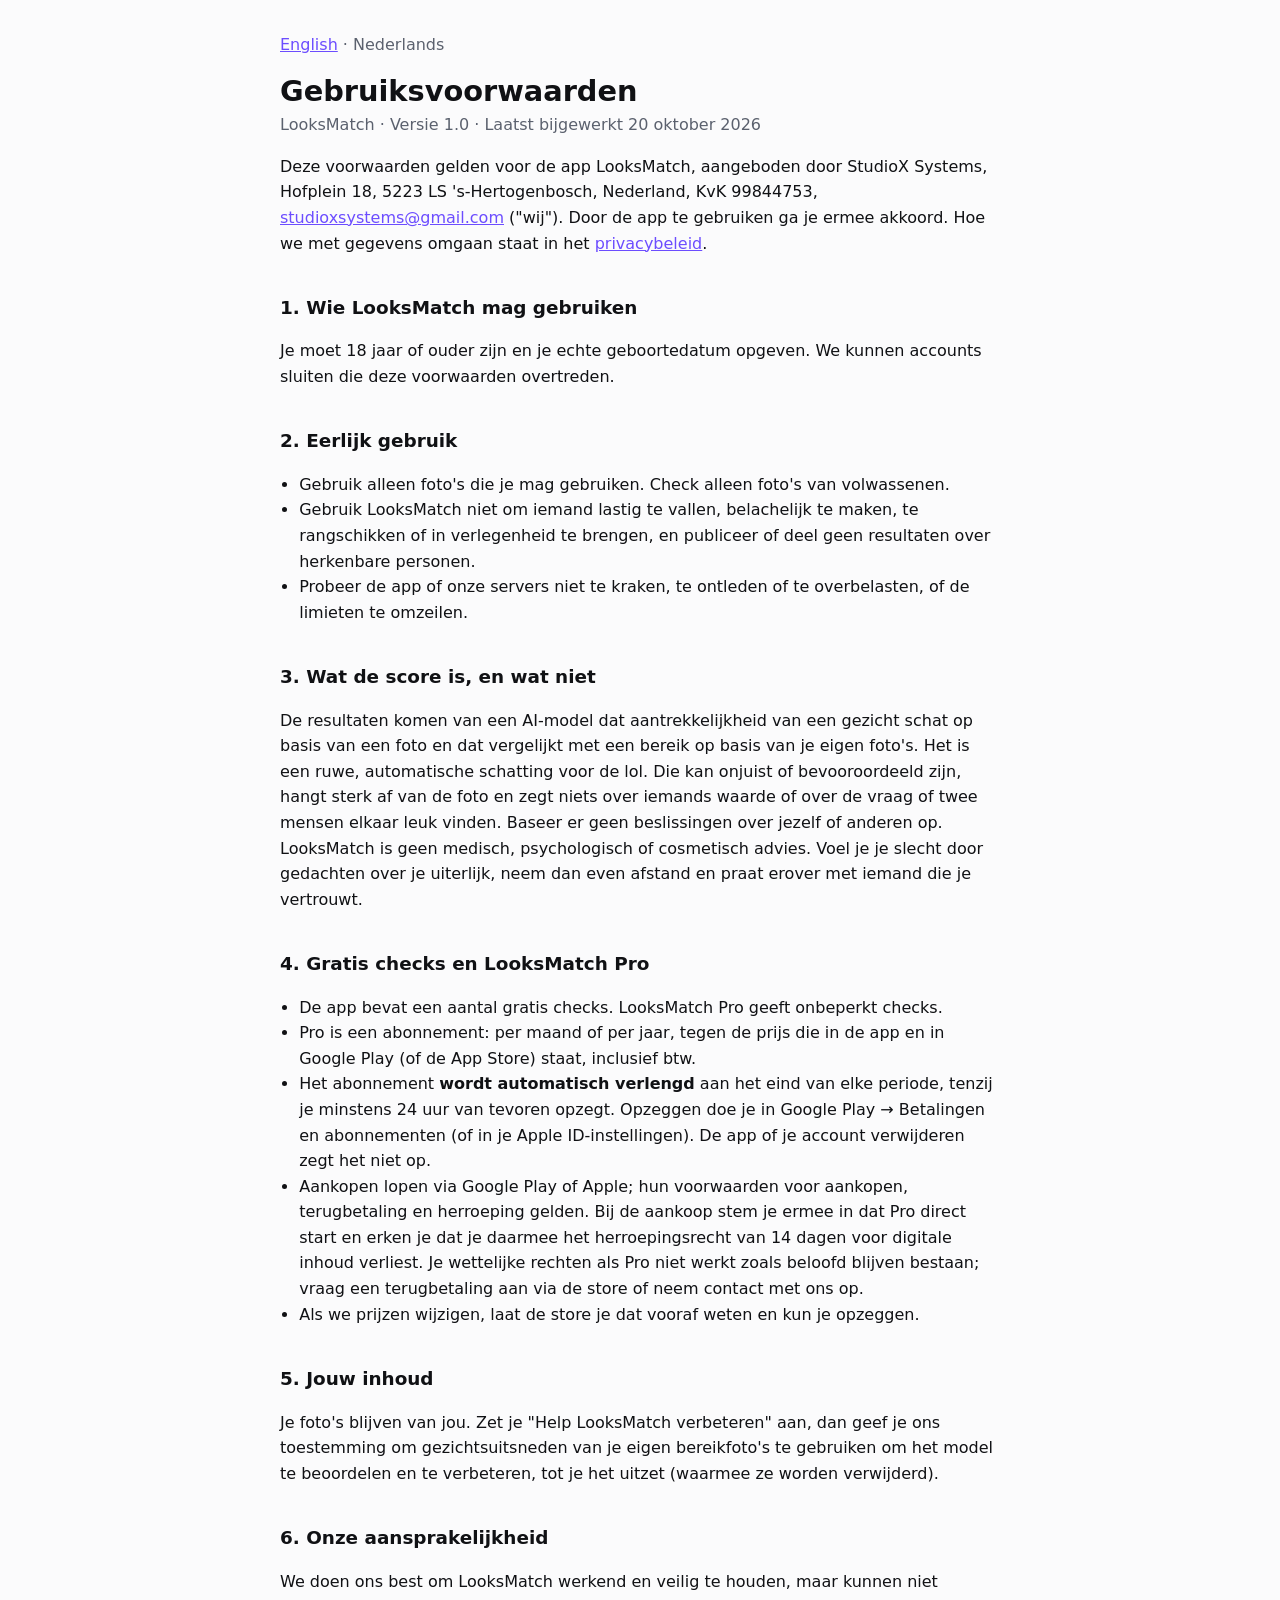
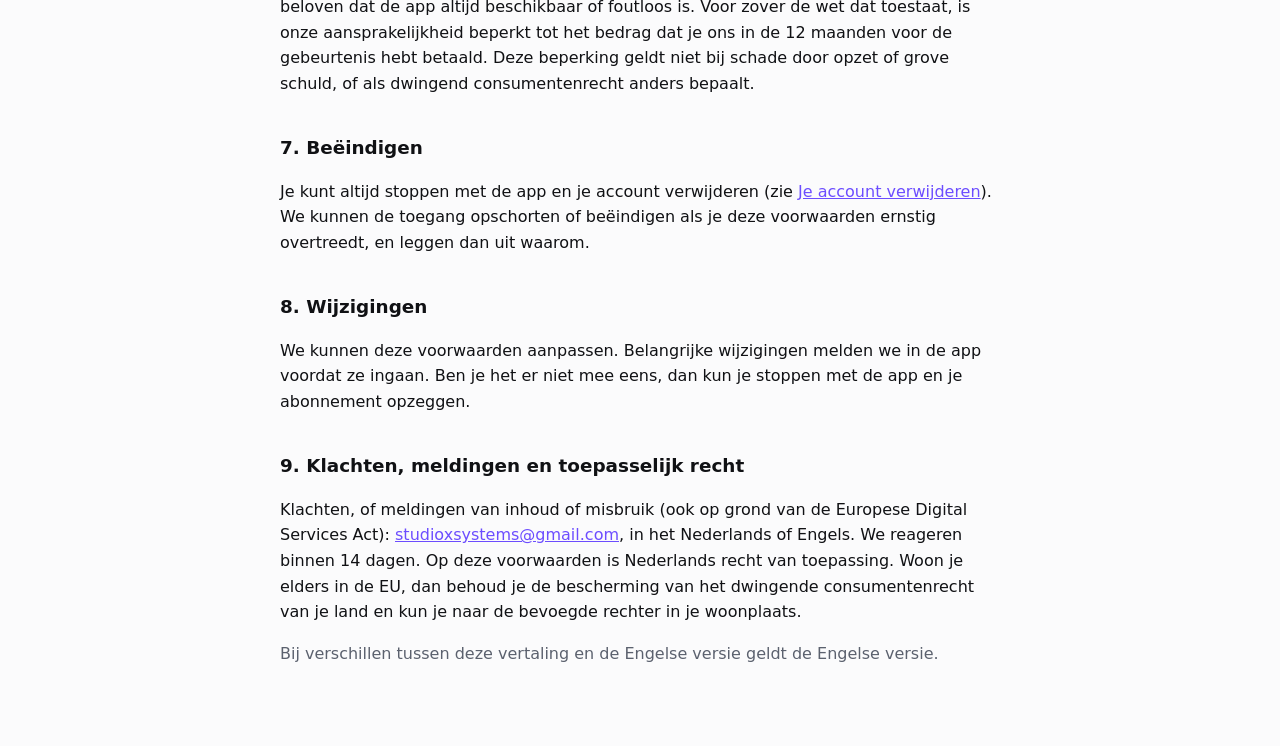
<file: looksmatch/terms-nl.html>
<!doctype html>
<html lang="nl">
<head>
<meta charset="utf-8">
<meta name="viewport" content="width=device-width, initial-scale=1">
<title>Gebruiksvoorwaarden – LooksMatch</title>
<link rel="stylesheet" href="../style.css">
</head>
<body>
<main>
<p class="meta"><a href="terms.html">English</a> · Nederlands</p>
<h1>Gebruiksvoorwaarden</h1>
<p class="meta">LooksMatch · Versie 1.0 · Laatst bijgewerkt 20 oktober 2026</p>

<p>Deze voorwaarden gelden voor de app LooksMatch, aangeboden door StudioX Systems, Hofplein 18, 5223 LS 's-Hertogenbosch, Nederland, KvK 99844753, <a href="mailto:studioxsystems@gmail.com">studioxsystems@gmail.com</a> ("wij"). Door de app te gebruiken ga je ermee akkoord. Hoe we met gegevens omgaan staat in het <a href="privacy-nl.html">privacybeleid</a>.</p>

<h2>1. Wie LooksMatch mag gebruiken</h2>
<p>Je moet 18 jaar of ouder zijn en je echte geboortedatum opgeven. We kunnen accounts sluiten die deze voorwaarden overtreden.</p>

<h2>2. Eerlijk gebruik</h2>
<ul>
  <li>Gebruik alleen foto's die je mag gebruiken. Check alleen foto's van volwassenen.</li>
  <li>Gebruik LooksMatch niet om iemand lastig te vallen, belachelijk te maken, te rangschikken of in verlegenheid te brengen, en publiceer of deel geen resultaten over herkenbare personen.</li>
  <li>Probeer de app of onze servers niet te kraken, te ontleden of te overbelasten, of de limieten te omzeilen.</li>
</ul>

<h2>3. Wat de score is, en wat niet</h2>
<p>De resultaten komen van een AI-model dat aantrekkelijkheid van een gezicht schat op basis van een foto en dat vergelijkt met een bereik op basis van je eigen foto's. Het is een ruwe, automatische schatting voor de lol. Die kan onjuist of bevooroordeeld zijn, hangt sterk af van de foto en zegt niets over iemands waarde of over de vraag of twee mensen elkaar leuk vinden. Baseer er geen beslissingen over jezelf of anderen op. LooksMatch is geen medisch, psychologisch of cosmetisch advies. Voel je je slecht door gedachten over je uiterlijk, neem dan even afstand en praat erover met iemand die je vertrouwt.</p>

<h2>4. Gratis checks en LooksMatch Pro</h2>
<ul>
  <li>De app bevat een aantal gratis checks. LooksMatch Pro geeft onbeperkt checks.</li>
  <li>Pro is een abonnement: per maand of per jaar, tegen de prijs die in de app en in Google Play (of de App Store) staat, inclusief btw.</li>
  <li>Het abonnement <strong>wordt automatisch verlengd</strong> aan het eind van elke periode, tenzij je minstens 24 uur van tevoren opzegt. Opzeggen doe je in Google Play → Betalingen en abonnementen (of in je Apple ID-instellingen). De app of je account verwijderen zegt het niet op.</li>
  <li>Aankopen lopen via Google Play of Apple; hun voorwaarden voor aankopen, terugbetaling en herroeping gelden. Bij de aankoop stem je ermee in dat Pro direct start en erken je dat je daarmee het herroepingsrecht van 14 dagen voor digitale inhoud verliest. Je wettelijke rechten als Pro niet werkt zoals beloofd blijven bestaan; vraag een terugbetaling aan via de store of neem contact met ons op.</li>
  <li>Als we prijzen wijzigen, laat de store je dat vooraf weten en kun je opzeggen.</li>
</ul>

<h2>5. Jouw inhoud</h2>
<p>Je foto's blijven van jou. Zet je "Help LooksMatch verbeteren" aan, dan geef je ons toestemming om gezichtsuitsneden van je eigen bereikfoto's te gebruiken om het model te beoordelen en te verbeteren, tot je het uitzet (waarmee ze worden verwijderd).</p>

<h2>6. Onze aansprakelijkheid</h2>
<p>We doen ons best om LooksMatch werkend en veilig te houden, maar kunnen niet beloven dat de app altijd beschikbaar of foutloos is. Voor zover de wet dat toestaat, is onze aansprakelijkheid beperkt tot het bedrag dat je ons in de 12 maanden voor de gebeurtenis hebt betaald. Deze beperking geldt niet bij schade door opzet of grove schuld, of als dwingend consumentenrecht anders bepaalt.</p>

<h2>7. Beëindigen</h2>
<p>Je kunt altijd stoppen met de app en je account verwijderen (zie <a href="delete-account-nl.html">Je account verwijderen</a>). We kunnen de toegang opschorten of beëindigen als je deze voorwaarden ernstig overtreedt, en leggen dan uit waarom.</p>

<h2>8. Wijzigingen</h2>
<p>We kunnen deze voorwaarden aanpassen. Belangrijke wijzigingen melden we in de app voordat ze ingaan. Ben je het er niet mee eens, dan kun je stoppen met de app en je abonnement opzeggen.</p>

<h2>9. Klachten, meldingen en toepasselijk recht</h2>
<p>Klachten, of meldingen van inhoud of misbruik (ook op grond van de Europese Digital Services Act): <a href="mailto:studioxsystems@gmail.com">studioxsystems@gmail.com</a>, in het Nederlands of Engels. We reageren binnen 14 dagen. Op deze voorwaarden is Nederlands recht van toepassing. Woon je elders in de EU, dan behoud je de bescherming van het dwingende consumentenrecht van je land en kun je naar de bevoegde rechter in je woonplaats.</p>
<p class="meta">Bij verschillen tussen deze vertaling en de Engelse versie geldt de Engelse versie.</p>
</main>
</body>
</html>
</file>
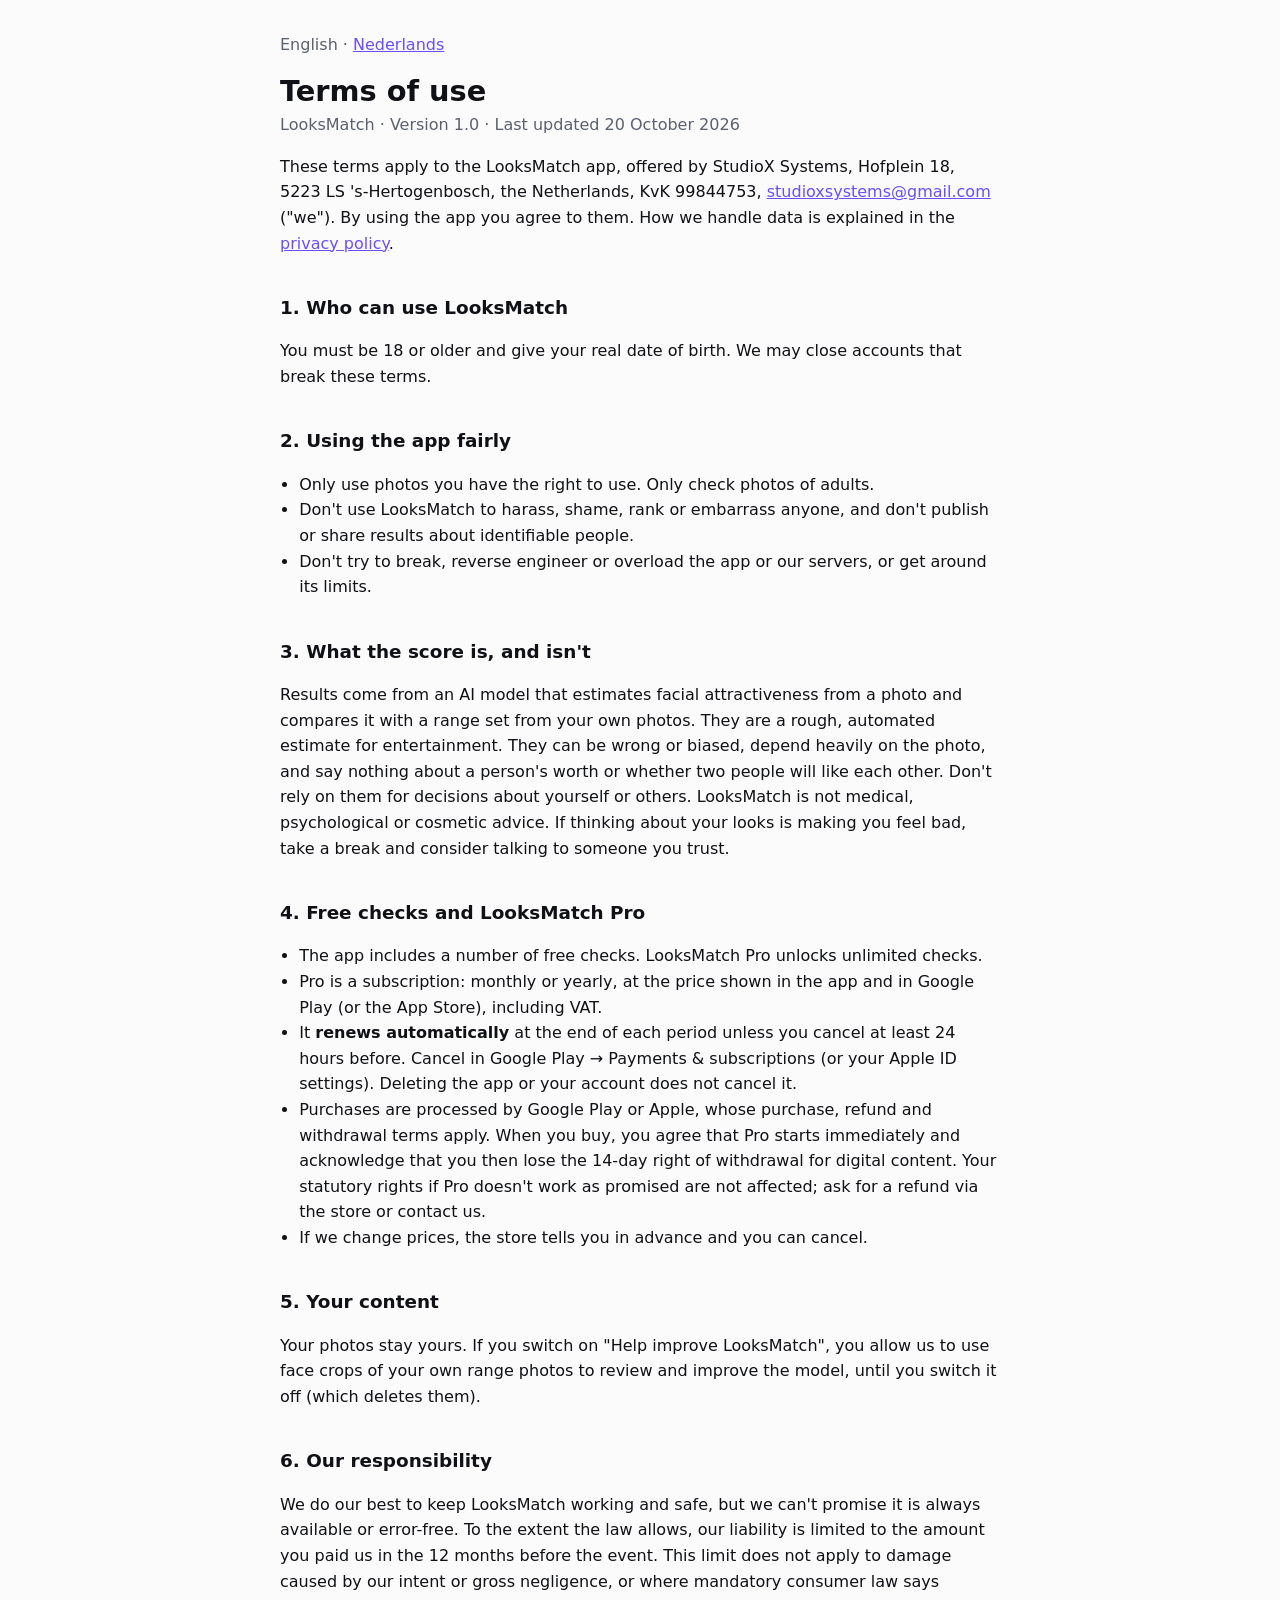
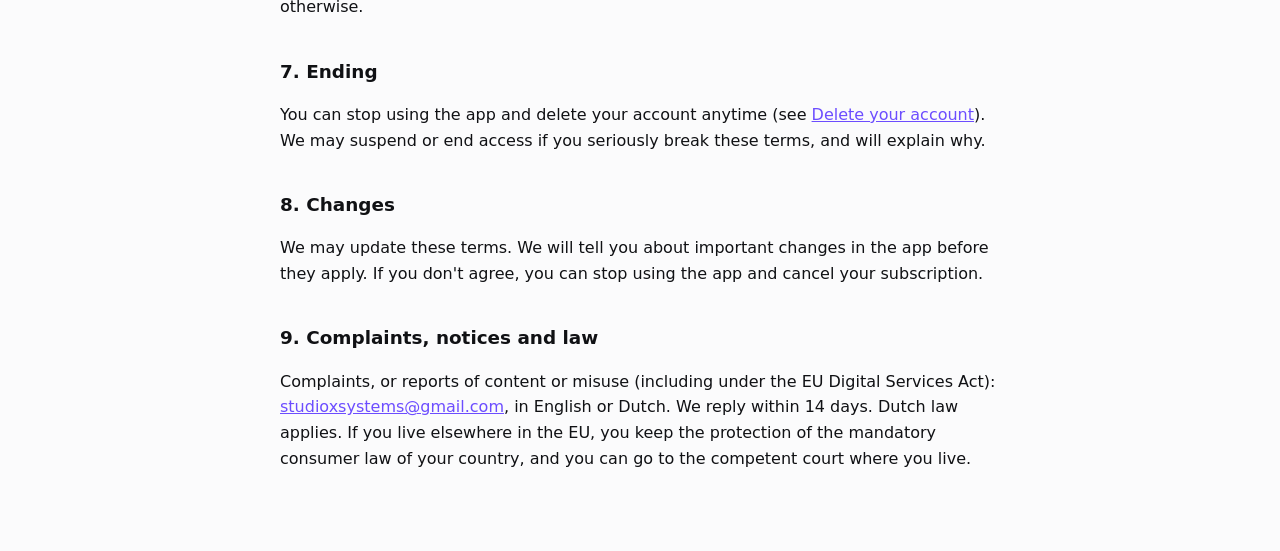
<file: looksmatch/terms.html>
<!doctype html>
<html lang="en">
<head>
<meta charset="utf-8">
<meta name="viewport" content="width=device-width, initial-scale=1">
<title>Terms of use – LooksMatch</title>
<link rel="stylesheet" href="../style.css">
</head>
<body>
<main>
<p class="meta">English · <a href="terms-nl.html">Nederlands</a></p>
<h1>Terms of use</h1>
<p class="meta">LooksMatch · Version 1.0 · Last updated 20 October 2026</p>

<p>These terms apply to the LooksMatch app, offered by StudioX Systems, Hofplein 18, 5223 LS 's-Hertogenbosch, the Netherlands, KvK 99844753, <a href="mailto:studioxsystems@gmail.com">studioxsystems@gmail.com</a> ("we"). By using the app you agree to them. How we handle data is explained in the <a href="privacy.html">privacy policy</a>.</p>

<h2>1. Who can use LooksMatch</h2>
<p>You must be 18 or older and give your real date of birth. We may close accounts that break these terms.</p>

<h2>2. Using the app fairly</h2>
<ul>
  <li>Only use photos you have the right to use. Only check photos of adults.</li>
  <li>Don't use LooksMatch to harass, shame, rank or embarrass anyone, and don't publish or share results about identifiable people.</li>
  <li>Don't try to break, reverse engineer or overload the app or our servers, or get around its limits.</li>
</ul>

<h2>3. What the score is, and isn't</h2>
<p>Results come from an AI model that estimates facial attractiveness from a photo and compares it with a range set from your own photos. They are a rough, automated estimate for entertainment. They can be wrong or biased, depend heavily on the photo, and say nothing about a person's worth or whether two people will like each other. Don't rely on them for decisions about yourself or others. LooksMatch is not medical, psychological or cosmetic advice. If thinking about your looks is making you feel bad, take a break and consider talking to someone you trust.</p>

<h2>4. Free checks and LooksMatch Pro</h2>
<ul>
  <li>The app includes a number of free checks. LooksMatch Pro unlocks unlimited checks.</li>
  <li>Pro is a subscription: monthly or yearly, at the price shown in the app and in Google Play (or the App Store), including VAT.</li>
  <li>It <strong>renews automatically</strong> at the end of each period unless you cancel at least 24 hours before. Cancel in Google Play → Payments &amp; subscriptions (or your Apple ID settings). Deleting the app or your account does not cancel it.</li>
  <li>Purchases are processed by Google Play or Apple, whose purchase, refund and withdrawal terms apply. When you buy, you agree that Pro starts immediately and acknowledge that you then lose the 14-day right of withdrawal for digital content. Your statutory rights if Pro doesn't work as promised are not affected; ask for a refund via the store or contact us.</li>
  <li>If we change prices, the store tells you in advance and you can cancel.</li>
</ul>

<h2>5. Your content</h2>
<p>Your photos stay yours. If you switch on "Help improve LooksMatch", you allow us to use face crops of your own range photos to review and improve the model, until you switch it off (which deletes them).</p>

<h2>6. Our responsibility</h2>
<p>We do our best to keep LooksMatch working and safe, but we can't promise it is always available or error-free. To the extent the law allows, our liability is limited to the amount you paid us in the 12 months before the event. This limit does not apply to damage caused by our intent or gross negligence, or where mandatory consumer law says otherwise.</p>

<h2>7. Ending</h2>
<p>You can stop using the app and delete your account anytime (see <a href="delete-account.html">Delete your account</a>). We may suspend or end access if you seriously break these terms, and will explain why.</p>

<h2>8. Changes</h2>
<p>We may update these terms. We will tell you about important changes in the app before they apply. If you don't agree, you can stop using the app and cancel your subscription.</p>

<h2>9. Complaints, notices and law</h2>
<p>Complaints, or reports of content or misuse (including under the EU Digital Services Act): <a href="mailto:studioxsystems@gmail.com">studioxsystems@gmail.com</a>, in English or Dutch. We reply within 14 days. Dutch law applies. If you live elsewhere in the EU, you keep the protection of the mandatory consumer law of your country, and you can go to the competent court where you live.</p>
</main>
</body>
</html>
</file>
<file: style.css>
:root { color-scheme: light dark; --ink: #101114; --muted: #5b616e; --line: #e3e5ea; --bg: #fbfbfc; --accent: #6c4dff; }
@media (prefers-color-scheme: dark) { :root { --ink: #eceef2; --muted: #a3a8b3; --line: #2c2f36; --bg: #121317; --accent: #a594ff; } }
body { margin: 0; background: var(--bg); color: var(--ink); font: 16px/1.6 system-ui, -apple-system, "Segoe UI", Roboto, sans-serif; }
main { max-width: 720px; margin: 0 auto; padding: 32px 16px 64px; }
h1 { font-size: 1.8rem; line-height: 1.2; margin: 0 0 4px; }
h2 { font-size: 1.15rem; margin: 2em 0 0.4em; }
.meta { color: var(--muted); margin-top: 0; }
a { color: var(--accent); }
table { width: 100%; border-collapse: collapse; font-size: 0.95rem; display: block; overflow-x: auto; }
th, td { text-align: left; vertical-align: top; padding: 8px; border-bottom: 1px solid var(--line); }
ul { padding-left: 1.2em; }
</file>
